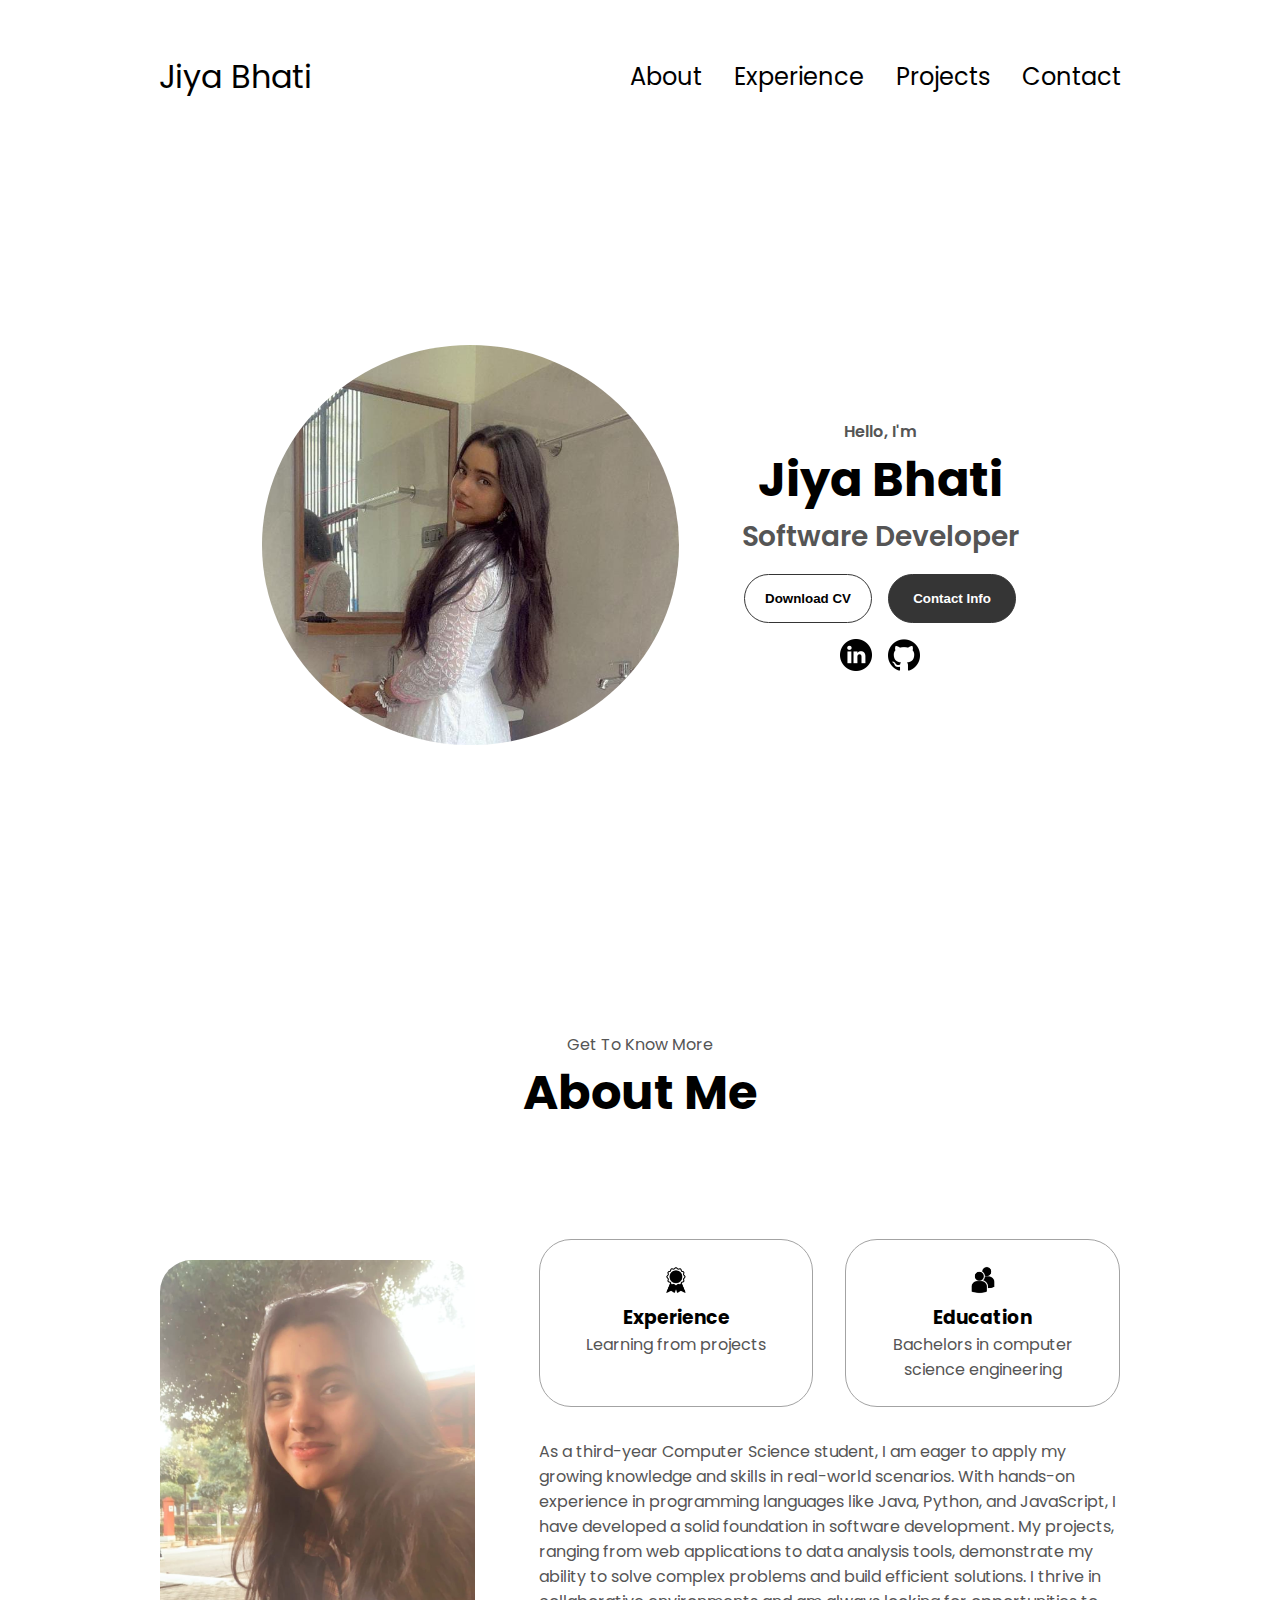
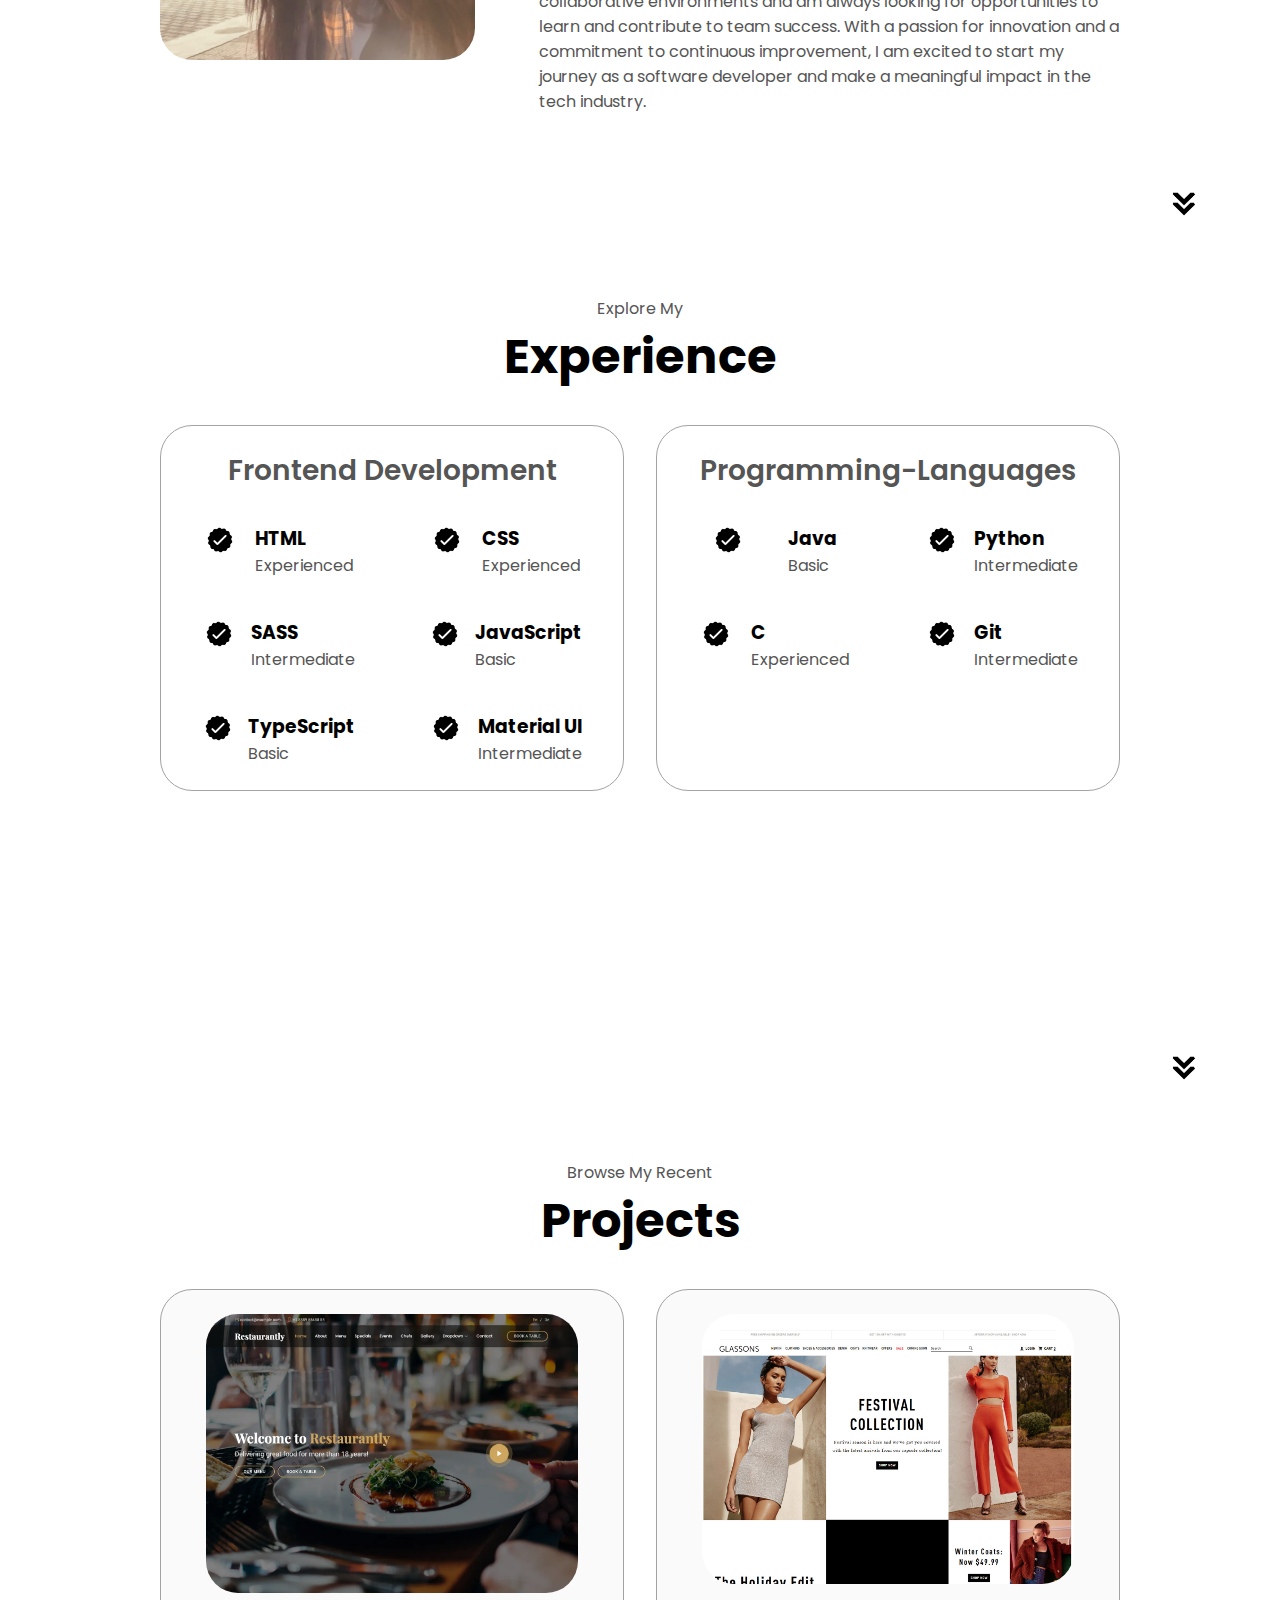
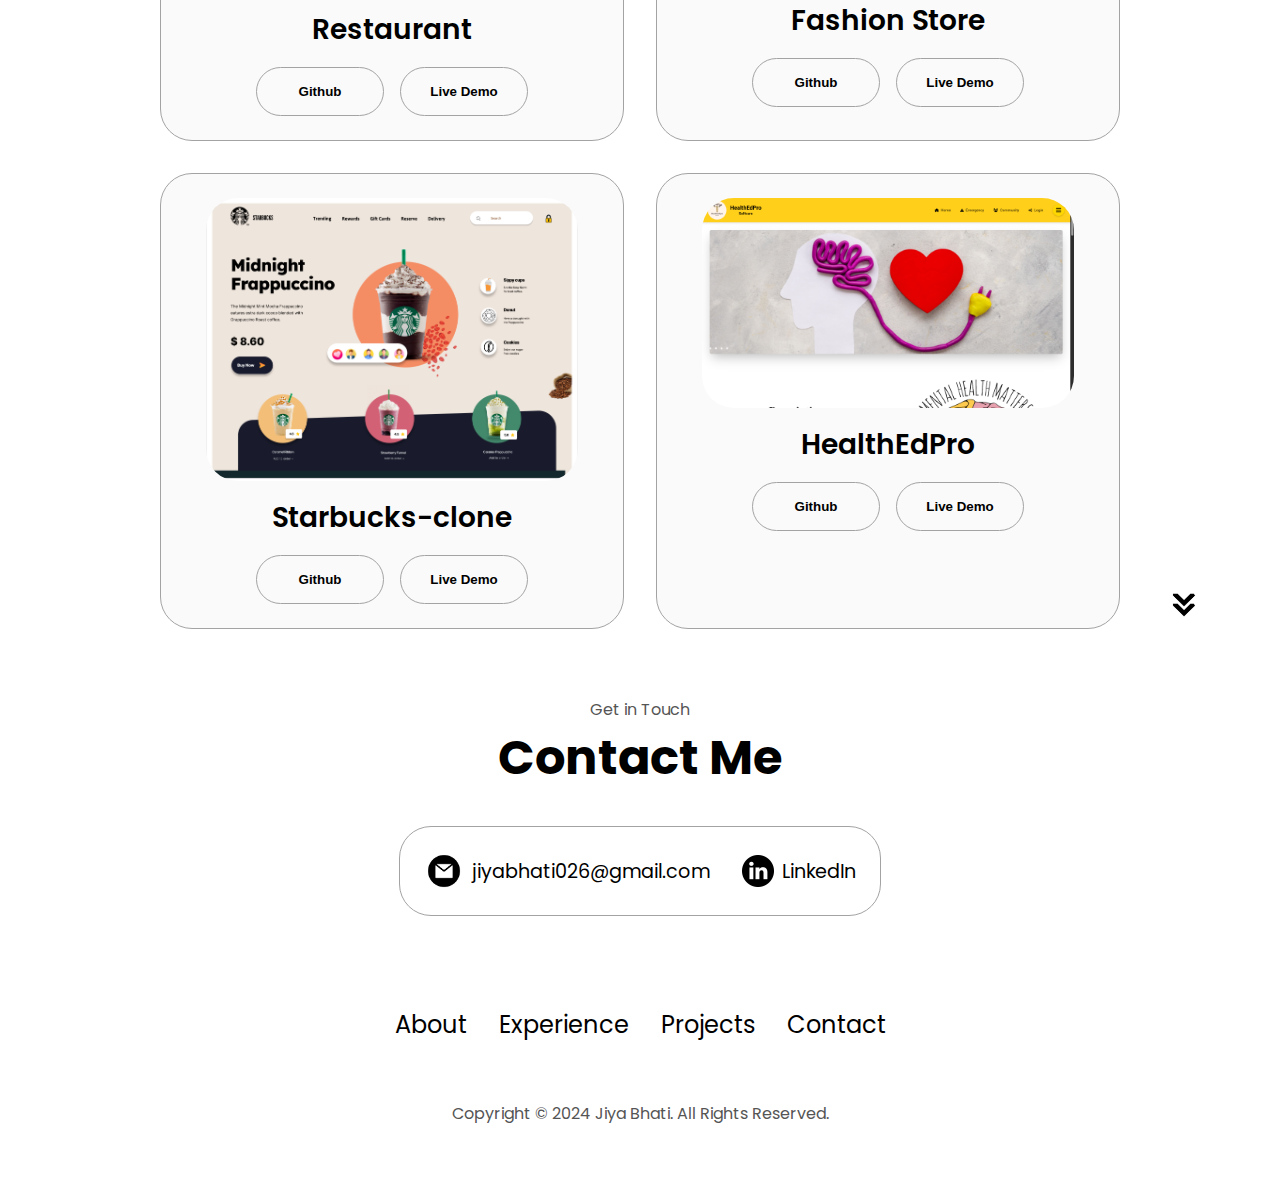
<file: index.html>
<!DOCTYPE html>
<html lang="en">
  <head>
    <meta charset="UTF-8" />
    <meta http-equiv="X-UA-Compatible" content="IE=edge" />
    <meta name="viewport" content="width=device-width, initial-scale=1.0" />
    <title>Portfolio-Jiya Bhati</title>
    <link rel="stylesheet" href="style.css" />
    <link rel="stylesheet" href="mediaqueries.css" />
  </head>
  <body>
    <nav id="desktop-nav">
      <div class="logo">Jiya Bhati</div>
      <div>
        <ul class="nav-links">
          <li><a href="#about">About</a></li>
          <li><a href="#experience">Experience</a></li>
          <li><a href="#projects">Projects</a></li>
          <li><a href="#contact">Contact</a></li>
        </ul>
      </div>
    </nav>
    <nav id="hamburger-nav">
      <div class="logo">Jiya Bhati</div>
      <div class="hamburger-menu">
        <div class="hamburger-icon" onclick="toggleMenu()">
          <span></span>
          <span></span>
          <span></span>
        </div>
        <div class="menu-links">
          <li><a href="#about" onclick="toggleMenu()">About</a></li>
          <li><a href="#experience" onclick="toggleMenu()">Experience</a></li>
          <li><a href="#projects" onclick="toggleMenu()">Projects</a></li>
          <li><a href="#contact" onclick="toggleMenu()">Contact</a></li>
        </div>
      </div>
    </nav>
    <section id="profile">
      <div class="section__pic-container">
        <img src="./assets/profile1.jpg" alt="Jiya Bhati profile picture" class="profile1-pic"/>
      </div>
      <div class="section__text">
        <p class="section__text__p1">Hello, I'm</p>
        <h1 class="title">Jiya Bhati</h1>
        <p class="section__text__p2">Software Developer</p>
        <div class="btn-container">
          <button
            class="btn btn-color-2"
            onclick="window.open('./assets/JIYA_BHATI_RESUME1.pdf')"
          >
            Download CV
          </button>
          <button class="btn btn-color-1" onclick="location.href='./#contact'">
            Contact Info
          </button>
        </div>
        <div id="socials-container">
          <img
            src="./assets/linkedin.png"
            alt="My LinkedIn profile"
            class="icon"
            onclick="location.href='https://www.linkedin.com/in/jiya-bhati-70a3902a3/'"
          />
          <img
            src="./assets/github.png"
            alt="My Github profile"
            class="icon"
            onclick="location.href='https://github.com/jiyaaah030'"
          />
        </div>
      </div>
    </section>
    <section id="about">
      <p class="section__text__p1">Get To Know More</p>
      <h1 class="title">About Me</h1>
      <div class="section-container">
        <div class="section__pic-container">
          <img
            src="./assets/profile2.jpg"
            alt="Profile picture"
            class="about-pic"
          />
        </div>
        <div class="about-details-container">
          <div class="about-containers">
            <div class="details-container">
              <img
                src="./assets/experience.png"
                alt="Experience icon"
                class="icon"
              />
              <h3>Experience</h3>
              <p>Learning from projects</p>
            </div>
            <div class="details-container">
              <img
                src="./assets/education.png"
                alt="Education icon"
                class="icon"
              />
              <h3>Education</h3>
              <p>Bachelors in computer science engineering</p>
            </div>
          </div>
          <div class="text-container">
            <p>
As a third-year Computer Science student, I am eager to apply my growing knowledge and skills in real-world scenarios. With hands-on experience in programming languages like Java, Python, and JavaScript, I have developed a solid foundation in software development. My projects, ranging from web applications to data analysis tools, demonstrate my ability to solve complex problems and build efficient solutions. I thrive in collaborative environments and am always looking for opportunities to learn and contribute to team success. With a passion for innovation and a commitment to continuous improvement, I am excited to start my journey as a software developer and make a meaningful impact in the tech industry.
            </p>
          </div>
        </div>
      </div>
      <img
        src="./assets/arrow.png"
        alt="Arrow icon"
        class="icon arrow"
        onclick="location.href='./#experience'"
      />
    </section>
    <section id="experience">
      <p class="section__text__p1">Explore My</p>
      <h1 class="title">Experience</h1>
      <div class="experience-details-container">
        <div class="about-containers">
          <div class="details-container">
            <h2 class="experience-sub-title">Frontend Development</h2>
            <div class="article-container">
              <article>
                <img
                  src="./assets/checkmark.png"
                  alt="Experience icon"
                  class="icon"
                />
                <div>
                  <h3>HTML</h3>
                  <p>Experienced</p>
                </div>
              </article>
              <article>
                <img
                  src="./assets/checkmark.png"
                  alt="Experience icon"
                  class="icon"
                />
                <div>
                  <h3>CSS</h3>
                  <p>Experienced</p>
                </div>
              </article>
              <article>
                <img
                  src="./assets/checkmark.png"
                  alt="Experience icon"
                  class="icon"
                />
                <div>
                  <h3>SASS</h3>
                  <p>Intermediate</p>
                </div>
              </article>
              <article>
                <img
                  src="./assets/checkmark.png"
                  alt="Experience icon"
                  class="icon"
                />
                <div>
                  <h3>JavaScript</h3>
                  <p>Basic</p>
                </div>
              </article>
              <article>
                <img
                  src="./assets/checkmark.png"
                  alt="Experience icon"
                  class="icon"
                />
                <div>
                  <h3>TypeScript</h3>
                  <p>Basic</p>
                </div>
              </article>
              <article>
                <img
                  src="./assets/checkmark.png"
                  alt="Experience icon"
                  class="icon"
                />
                <div>
                  <h3>Material UI</h3>
                  <p>Intermediate</p>
                </div>
              </article>
            </div>
          </div>
          <div class="details-container">
            <h2 class="experience-sub-title">Programming-Languages</h2>
            <div class="article-container">
              <article>
                <img
                  src="./assets/checkmark.png"
                  alt="Experience icon"
                  class="icon"
                />
                <div>
                  <h3>Java</h3>
                  <p>Basic</p>
                </div>
              </article>
              <article>
                <img
                  src="./assets/checkmark.png"
                  alt="Experience icon"
                  class="icon"
                />
                <div>
                  <h3>Python</h3>
                  <p>Intermediate</p>
                </div>
              </article>
              <article>
                <img
                  src="./assets/checkmark.png"
                  alt="Experience icon"
                  class="icon"
                />
                <div>
                  <h3>C</h3>
                  <p>Experienced</p>
                </div>
              </article>
              <article>
                <img
                  src="./assets/checkmark.png"
                  alt="Experience icon"
                  class="icon"
                />
                <div>
                  <h3>Git</h3>
                  <p>Intermediate</p>
                </div>
              </article>
            </div>
          </div>
        </div>
      </div>
      <img
        src="./assets/arrow.png"
        alt="Arrow icon"
        class="icon arrow"
        onclick="location.href='./#projects'"
      />
    </section>
    <section id="projects">
      <p class="section__text__p1">Browse My Recent</p>
      <h1 class="title">Projects</h1>
      <div class="experience-details-container">
        <div class="about-containers">
          
          <div class="details-container color-container">
            <div class="article-container">
              <img
                src="./assets/restaurant.webp"
                alt="Project 1"
                class="project-img"
              />
            </div>
            <h2 class="experience-sub-title project-title">Restaurant </h2>
            <div class="btn-container">
              <button
                class="btn btn-color-2 project-btn"
                onclick="location.href='https://github.com/jiyaaah030/restaurant'"
              >
                Github
              </button>
              <button
                class="btn btn-color-2 project-btn"
                onclick="location.href='https://jiyaaah030.github.io/restaurant/'"
              >
                Live Demo
              </button>
            </div>
          </div>
          <div class="details-container color-container">
            <div class="article-container">
              <img
                src="./assets/fashion-store.jpg"
                alt="Project 2"
                class="project-img"
              />
            </div>
            <h2 class="experience-sub-title project-title">Fashion Store</h2>
            <div class="btn-container">
              <button
                class="btn btn-color-2 project-btn"
                onclick="location.href='https://github.com/jiyaaah030/fashion-store'"
              >
                Github
              </button>
              <button
                class="btn btn-color-2 project-btn"
                onclick="location.href='https://jiyaaah030.github.io/fashion-store/'"
              >
                Live Demo
              </button>
            </div>
          </div>
          <div class="details-container color-container">
            <div class="article-container">
              <img
                src="./assets/starbucks.png"
                alt="Project 3"
                class="project-img"
              />
            </div>
            <h2 class="experience-sub-title project-title">Starbucks-clone</h2>
            <div class="btn-container">
              <button
                class="btn btn-color-2 project-btn"
                onclick="location.href='https://github.com/jiyaaah030/starbucks-clone'"
              >
                Github
              </button>
              <button
                class="btn btn-color-2 project-btn"
                onclick="location.href='https://jiyaaah030.github.io/starbucks-clone/'"
              >
                Live Demo
              </button>
            </div>
          </div>
          <div class="details-container color-container">
            <div class="article-container">
              <img
                src="./assets/HEPpage.png"
                alt="Project 4"
                class="project-img"
              />
            </div>
            <h2 class="experience-sub-title project-title">HealthEdPro</h2>
            <div class="btn-container">
              <button
                class="btn btn-color-2 project-btn"
                onclick="location.href='https://github.com/HackCBS7GlitchHunters/Health_Ed_Pro'"
              >
                Github
              </button>
              <button
                class="btn btn-color-2 project-btn"
                onclick="location.href='https://hackcbs7glitchhunters.github.io/Health_Ed_Pro/'"
              >
                Live Demo
              </button>
            </div>
          </div>
        </div>
      </div>
      <img
        src="./assets/arrow.png"
        alt="Arrow icon"
        class="icon arrow"
        onclick="location.href='./#contact'"
      />
    </section>
    <section id="contact">
      <p class="section__text__p1">Get in Touch</p>
      <h1 class="title">Contact Me</h1>
      <div class="contact-info-upper-container">
        <div class="contact-info-container">
          <img
            src="./assets/email.png"
            alt="Email icon"
            class="icon contact-icon email-icon"
          />
          <p><a href="mailto:examplemail@gmail.com">jiyabhati026@gmail.com</a></p>
        </div>
        <div class="contact-info-container">
          <img
            src="./assets/linkedin.png"
            alt="LinkedIn icon"
            class="icon contact-icon"
          />
          <p><a href="https://www.linkedin.com/in/jiya-bhati-70a3902a3/">LinkedIn</a></p>
        </div>
      </div>
    </section>
    <footer>
      <nav>
        <div class="nav-links-container">
          <ul class="nav-links">
            <li><a href="#about">About</a></li>
            <li><a href="#experience">Experience</a></li>
            <li><a href="#projects">Projects</a></li>
            <li><a href="#contact">Contact</a></li>
          </ul>
        </div>
      </nav>
      <p>Copyright &#169; 2024 Jiya Bhati. All Rights Reserved.</p>
    </footer>
    <script src="script.js"></script>
  </body>
</html>
</file>
<file: style.css>
/* GENERAL */

@import url("https://fonts.googleapis.com/css2?family=Poppins:wght@300;400;500;600&display=swap");

* {
  margin: 0;
  padding: 0;
}

body {
  font-family: "Poppins", sans-serif;
}

html {
  scroll-behavior: smooth;
}

p {
  color: rgb(85, 85, 85);
}

/* TRANSITION */

a,
.btn {
  transition: all 300ms ease;
}

/* DESKTOP NAV */

nav,
.nav-links {
  display: flex;
}

nav {
  justify-content: space-around;
  align-items: center;
  height: 17vh;
}

.nav-links {
  gap: 2rem;
  list-style: none;
  font-size: 1.5rem;
}

a {
  color: black;
  text-decoration: none;
  text-decoration-color: white;
}

a:hover {
  color: grey;
  text-decoration: underline;
  text-underline-offset: 1rem;
  text-decoration-color: rgb(181, 181, 181);
}

.logo {
  font-size: 2rem;
}

.logo:hover {
  cursor: default;
}

/* HAMBURGER MENU */

#hamburger-nav {
  display: none;
}

.hamburger-menu {
  position: relative;
  display: inline-block;
}

.hamburger-icon {
  display: flex;
  flex-direction: column;
  justify-content: space-between;
  height: 24px;
  width: 30px;
  cursor: pointer;
}

.hamburger-icon span {
  width: 100%;
  height: 2px;
  background-color: black;
  transition: all 0.3 ease-in-out;
}

.menu-links {
  position: absolute;
  top: 100%;
  right: 0;
  background-color: white;
  width: fit-content;
  max-height: 0;
  overflow: hidden;
  transition: all 0.3 ease-in-out;
}

.menu-links a {
  display: block;
  padding: 10px;
  text-align: center;
  font-size: 1.5rem;
  color: black;
  text-decoration: none;
  transition: all 0.3 ease-in-out;
}

.menu-links li {
  list-style: none;
}

.menu-links.open {
  max-height: 300px;
}

.hamburger-icon.open span:first-child {
  transform: rotate(45deg) translate(10px, 5px);
}

.hamburger-icon.open span:nth-child(2) {
  opacity: 0;
}

.hamburger-icon.open span:last-child {
  transform: rotate(-45deg) translate(10px, -5px);
}

.hamburger-icon span:first-child {
  transform: none;
}

.hamburger-icon span:first-child {
  opacity: 1;
}

.hamburger-icon span:first-child {
  transform: none;
}

/* SECTIONS */

section {
  padding-top: 4vh;
  height: 96vh;
  margin: 0 10rem;
  box-sizing: border-box;
  min-height: fit-content;
}

.section-container {
  display: flex;
}

/* PROFILE SECTION */

#profile {
  display: flex;
  justify-content: center;
  gap: 5rem;
  height: 80vh;
}

.section__pic-container {
  display: flex;
  height: 400px;
  width: 400px;
  margin: auto 0;
  border-radius: 50%;
}

.profile1-pic{
  border-radius: 50%;
}

.section__text {
  align-self: center;
  text-align: center;
}

.section__text p {
  font-weight: 600;
}

.section__text__p1 {
  text-align: center;
}

.section__text__p2 {
  font-size: 1.75rem;
  margin-bottom: 1rem;
}

.title {
  font-size: 3rem;
  text-align: center;
}

#socials-container {
  display: flex;
  justify-content: center;
  margin-top: 1rem;
  gap: 1rem;
}

/* ICONS */

.icon {
  cursor: pointer;
  height: 2rem;
}

/* BUTTONS */

.btn-container {
  display: flex;
  justify-content: center;
  gap: 1rem;
}

.btn {
  font-weight: 600;
  transition: all 300ms ease;
  padding: 1rem;
  width: 8rem;
  border-radius: 2rem;
}

.btn-color-1,
.btn-color-2 {
  border: rgb(53, 53, 53) 0.1rem solid;
}

.btn-color-1:hover,
.btn-color-2:hover {
  cursor: pointer;
}

.btn-color-1,
.btn-color-2:hover {
  background: rgb(53, 53, 53);
  color: white;
}

.btn-color-1:hover {
  background: rgb(0, 0, 0);
}

.btn-color-2 {
  background: none;
}

.btn-color-2:hover {
  border: rgb(255, 255, 255) 0.1rem solid;
}

.btn-container {
  gap: 1rem;
}

/* ABOUT SECTION */

#about {
  position: relative;
}

.about-containers {
  gap: 2rem;
  margin-bottom: 2rem;
  margin-top: 2rem;
}

.about-details-container {
  justify-content: center;
  flex-direction: column;
}

.about-containers,
.about-details-container {
  display: flex;
}

.about-pic {
  border-radius: 2rem;
}

.arrow {
  position: absolute;
  right: -5rem;
  bottom: 2.5rem;
}

.details-container {
  padding: 1.5rem;
  flex: 1;
  background: white;
  border-radius: 2rem;
  border: rgb(53, 53, 53) 0.1rem solid;
  border-color: rgb(163, 163, 163);
  text-align: center;
}

.section-container {
  gap: 4rem;
  height: 80%;
}

.section__pic-container {
  height: 400px;
  width: 400px;
  margin: auto 0;
}

/* EXPERIENCE SECTION */

#experience {
  position: relative;
}

.experience-sub-title {
  color: rgb(85, 85, 85);
  font-weight: 600;
  font-size: 1.75rem;
  margin-bottom: 2rem;
}

.experience-details-container {
  display: flex;
  justify-content: center;
  flex-direction: column;
}

.article-container {
  display: flex;
  text-align: initial;
  flex-wrap: wrap;
  flex-direction: row;
  gap: 2.5rem;
  justify-content: space-around;
}

article {
  display: flex;
  width: 10rem;
  justify-content: space-around;
  gap: 0.5rem;
}

article .icon {
  cursor: default;
}

/* PROJECTS SECTION */

#projects {
  position: relative;
}

.color-container {
  border-color: rgb(163, 163, 163);
  background: rgb(250, 250, 250);
}

.project-img {
  border-radius: 2rem;
  width: 90%;
  height: 90%;
}

.project-title {
  margin: 1rem;
  color: black;
}

.project-btn {
  color: black;
  border-color: rgb(163, 163, 163);
}

/* CONTACT */

#contact {
  display: flex;
  justify-content: center;
  flex-direction: column;
  height: 70vh;
}

.contact-info-upper-container {
  display: flex;
  justify-content: center;
  border-radius: 2rem;
  border: rgb(53, 53, 53) 0.1rem solid;
  border-color: rgb(163, 163, 163);
  background: (250, 250, 250);
  margin: 2rem auto;
  padding: 0.5rem;
}

.contact-info-container {
  display: flex;
  align-items: center;
  justify-content: center;
  gap: 0.5rem;
  margin: 1rem;
}

.contact-info-container p {
  font-size: larger;
}

.contact-icon {
  cursor: default;
}

.email-icon {
  height: 2.5rem;
}

/* FOOTER SECTION */

footer {
  height: 26vh;
  margin: 0 1rem;
}

footer p {
  text-align: center;
}
</file>
<file: mediaqueries.css>
@media screen and (max-width: 1400px) {
  #profile {
    height: 83vh;
    margin-bottom: 6rem;
  }
  .about-containers {
    flex-wrap: wrap;
  }
  #contact,
  #projects {
    height: fit-content;
  }
}

@media screen and (max-width: 1200px) {
  #desktop-nav {
    display: none;
  }
  #hamburger-nav {
    display: flex;
  }
  #experience,
  .experience-details-container {
    margin-top: 2rem;
  }
  #profile,
  .section-container {
    display: block;
  }
  .arrow {
    display: none;
  }
  section,
  .section-container {
    height: fit-content;
  }
  section {
    margin: 0 5%;
  }
  .section__pic-container {
    width: 275px;
    height: 275px;
    margin: 0 auto 2rem;
  }
  .about-containers {
    margin-top: 0;
  }
}

@media screen and (max-width: 600px) {
  #contact,
  footer {
    height: 40vh;
  }
  #profile {
    height: 83vh;
    margin-bottom: 0;
  }
  article {
    font-size: 1rem;
  }
  footer nav {
    height: fit-content;
    margin-bottom: 2rem;
  }
  .about-containers,
  .contact-info-upper-container,
  .btn-container {
    flex-wrap: wrap;
  }
  .contact-info-container {
    margin: 0;
  }
  .contact-info-container p,
  .nav-links li a {
    font-size: 1rem;
  }
  .experience-sub-title {
    font-size: 1.25rem;
  }
  .logo {
    font-size: 1.5rem;
  }
  .nav-links {
    flex-direction: column;
    gap: 0.5rem;
    text-align: center;
  }
  .section__pic-container {
    width: auto;
    height: 46vw;
    justify-content: center;
  }
  .section__text__p2 {
    font-size: 1.25rem;
  }
  .title {
    font-size: 2rem;
  }
  .text-container {
    text-align: justify;
  }
}
</file>
